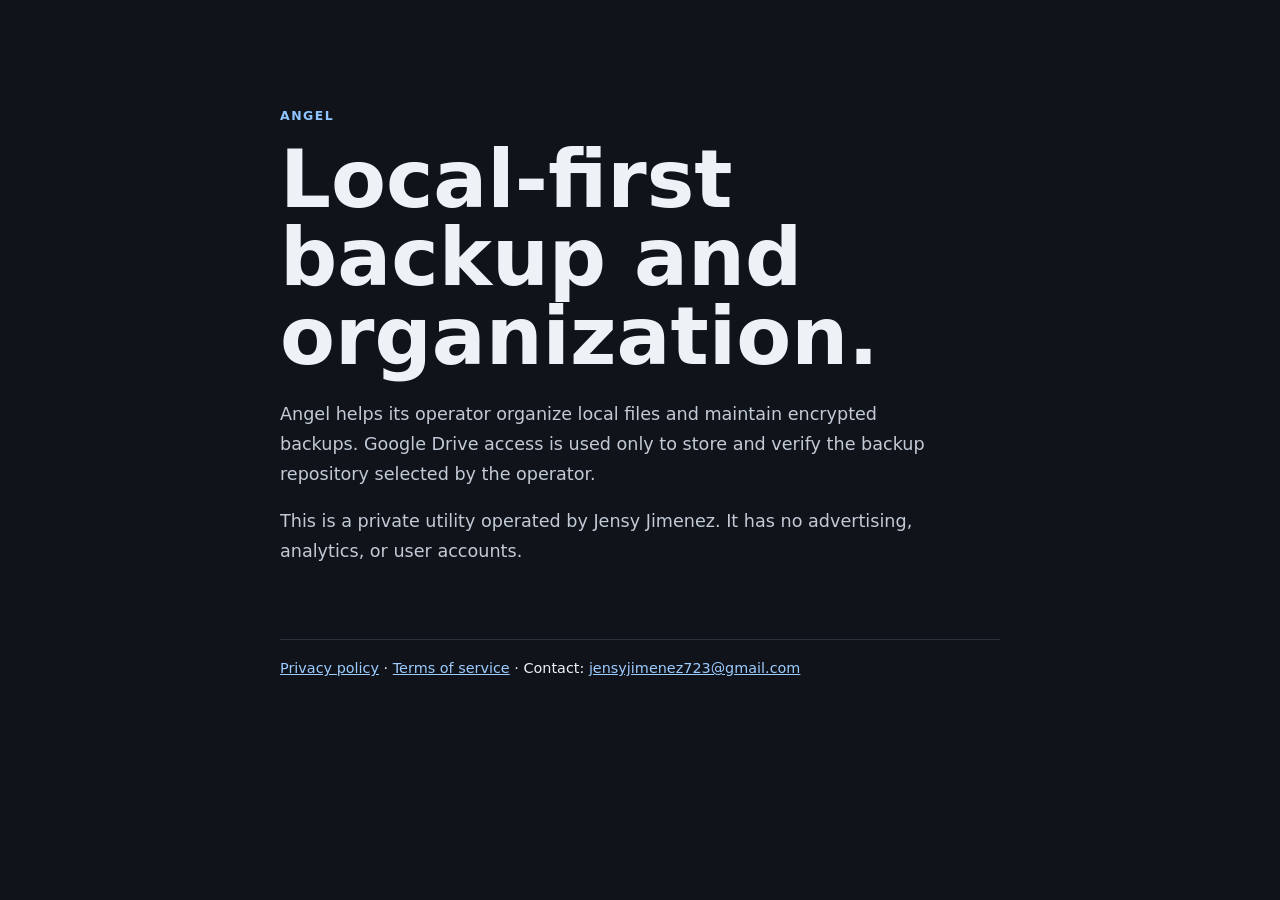
<file: ops/angel-oauth-site/public/index.html>
<!doctype html>
<html lang="en">
  <head>
    <meta charset="utf-8" />
    <meta name="viewport" content="width=device-width, initial-scale=1" />
    <meta name="description" content="Angel is a local-first backup and organization tool." />
    <title>Angel — Local-first backup</title>
    <style>
      :root { color-scheme: light dark; font-family: system-ui, -apple-system, BlinkMacSystemFont, "Segoe UI", sans-serif; }
      body { margin: 0; background: #10131a; color: #eef2f7; }
      main { max-width: 720px; margin: 0 auto; padding: 12vh 24px 10vh; }
      .mark { color: #8ec5ff; letter-spacing: .12em; text-transform: uppercase; font-size: .78rem; font-weight: 700; }
      h1 { font-size: clamp(2.5rem, 8vw, 5rem); line-height: .98; margin: 18px 0 24px; }
      p { color: #c2cad6; font-size: 1.1rem; line-height: 1.7; max-width: 58ch; }
      a { color: #9dccff; }
      footer { border-top: 1px solid #2a313d; margin-top: 72px; padding-top: 20px; font-size: .9rem; }
    </style>
  </head>
  <body>
    <main>
      <div class="mark">Angel</div>
      <h1>Local-first backup and organization.</h1>
      <p>Angel helps its operator organize local files and maintain encrypted backups. Google Drive access is used only to store and verify the backup repository selected by the operator.</p>
      <p>This is a private utility operated by Jensy Jimenez. It has no advertising, analytics, or user accounts.</p>
      <footer><a href="/privacy">Privacy policy</a> · <a href="/terms">Terms of service</a> · Contact: <a href="mailto:jensyjimenez723@gmail.com">jensyjimenez723@gmail.com</a></footer>
    </main>
  </body>
</html>
</file>
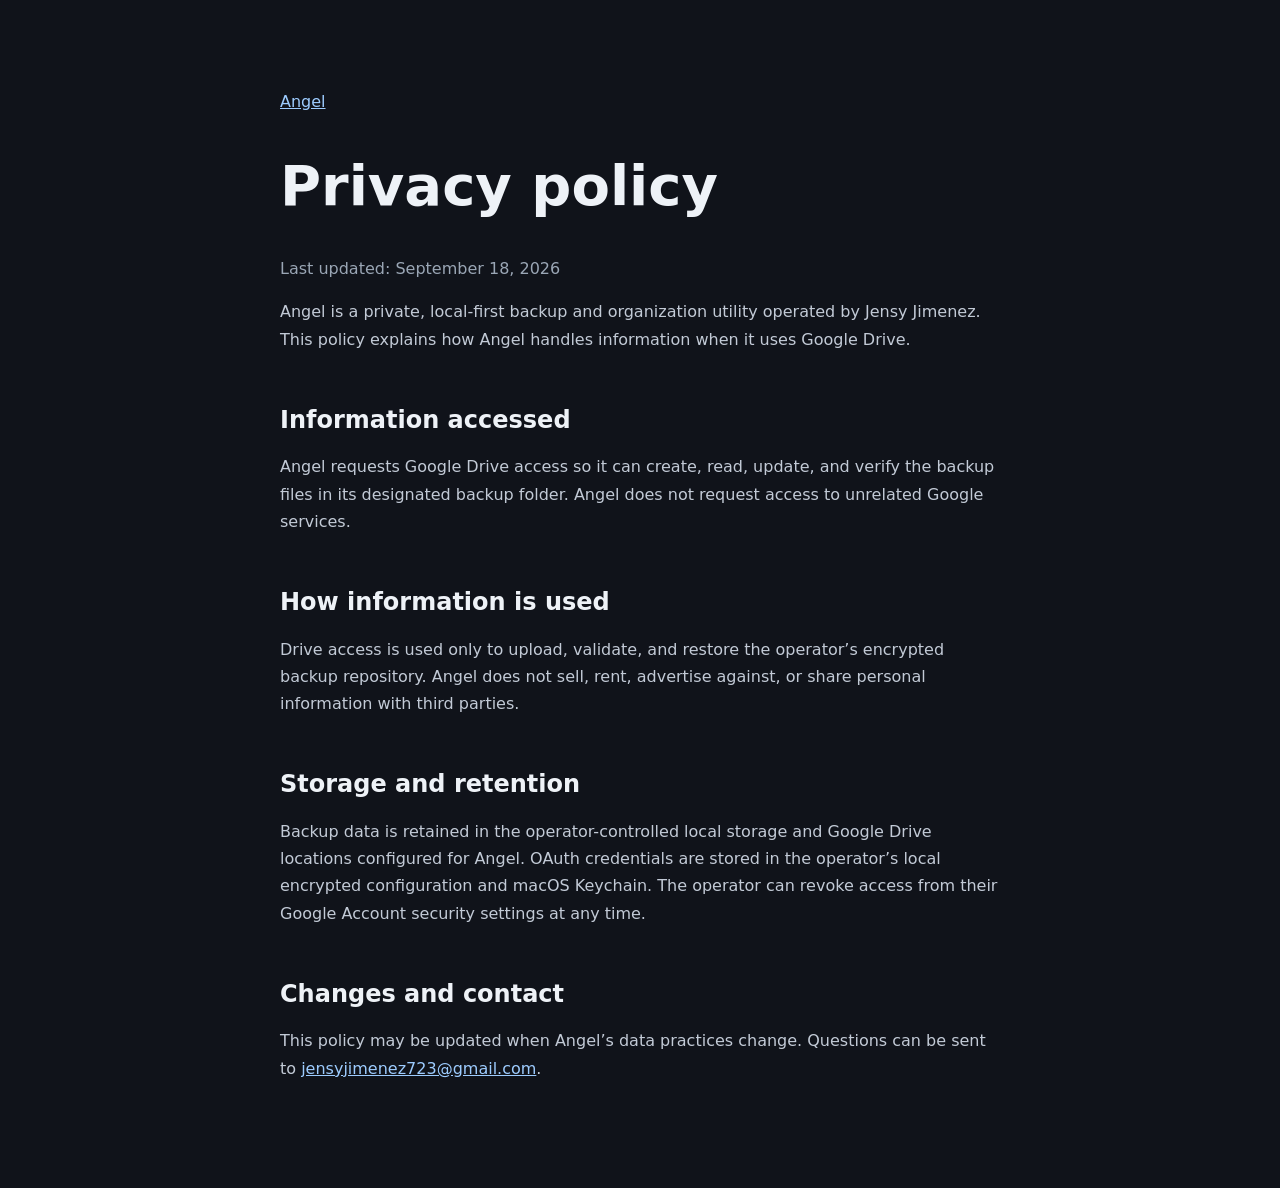
<file: ops/angel-oauth-site/public/privacy.html>
<!doctype html>
<html lang="en">
  <head>
    <meta charset="utf-8" />
    <meta name="viewport" content="width=device-width, initial-scale=1" />
    <title>Angel — Privacy policy</title>
    <style>
      :root { font-family: system-ui, -apple-system, BlinkMacSystemFont, "Segoe UI", sans-serif; }
      body { margin: 0; background: #10131a; color: #eef2f7; }
      main { max-width: 720px; margin: 0 auto; padding: 8vh 24px 10vh; }
      h1 { font-size: clamp(2rem, 6vw, 3.5rem); }
      h2 { margin-top: 2.2em; }
      p, li { color: #c2cad6; line-height: 1.7; }
      a { color: #9dccff; }
      .updated { color: #9aa6b5; }
    </style>
  </head>
  <body>
    <main>
      <p><a href="/">Angel</a></p>
      <h1>Privacy policy</h1>
      <p class="updated">Last updated: September 18, 2026</p>
      <p>Angel is a private, local-first backup and organization utility operated by Jensy Jimenez. This policy explains how Angel handles information when it uses Google Drive.</p>
      <h2>Information accessed</h2>
      <p>Angel requests Google Drive access so it can create, read, update, and verify the backup files in its designated backup folder. Angel does not request access to unrelated Google services.</p>
      <h2>How information is used</h2>
      <p>Drive access is used only to upload, validate, and restore the operator’s encrypted backup repository. Angel does not sell, rent, advertise against, or share personal information with third parties.</p>
      <h2>Storage and retention</h2>
      <p>Backup data is retained in the operator-controlled local storage and Google Drive locations configured for Angel. OAuth credentials are stored in the operator’s local encrypted configuration and macOS Keychain. The operator can revoke access from their Google Account security settings at any time.</p>
      <h2>Changes and contact</h2>
      <p>This policy may be updated when Angel’s data practices change. Questions can be sent to <a href="mailto:jensyjimenez723@gmail.com">jensyjimenez723@gmail.com</a>.</p>
    </main>
  </body>
</html>
</file>
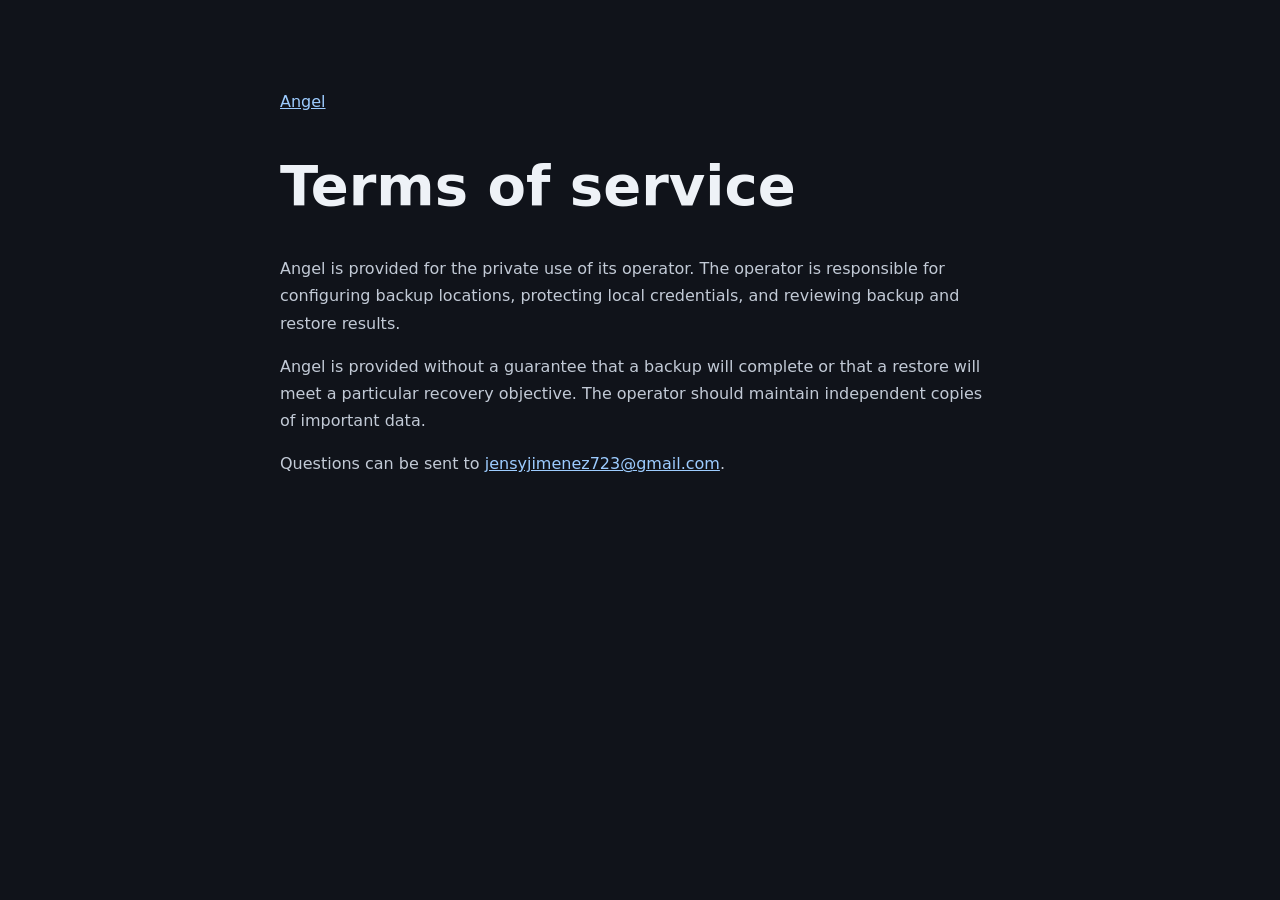
<file: ops/angel-oauth-site/public/terms.html>
<!doctype html>
<html lang="en">
  <head>
    <meta charset="utf-8" />
    <meta name="viewport" content="width=device-width, initial-scale=1" />
    <title>Angel — Terms of service</title>
    <style>
      :root { font-family: system-ui, -apple-system, BlinkMacSystemFont, "Segoe UI", sans-serif; }
      body { margin: 0; background: #10131a; color: #eef2f7; }
      main { max-width: 720px; margin: 0 auto; padding: 8vh 24px 10vh; }
      h1 { font-size: clamp(2rem, 6vw, 3.5rem); }
      h2 { margin-top: 2.2em; }
      p { color: #c2cad6; line-height: 1.7; }
      a { color: #9dccff; }
    </style>
  </head>
  <body>
    <main>
      <p><a href="/">Angel</a></p>
      <h1>Terms of service</h1>
      <p>Angel is provided for the private use of its operator. The operator is responsible for configuring backup locations, protecting local credentials, and reviewing backup and restore results.</p>
      <p>Angel is provided without a guarantee that a backup will complete or that a restore will meet a particular recovery objective. The operator should maintain independent copies of important data.</p>
      <p>Questions can be sent to <a href="mailto:jensyjimenez723@gmail.com">jensyjimenez723@gmail.com</a>.</p>
    </main>
  </body>
</html>
</file>
